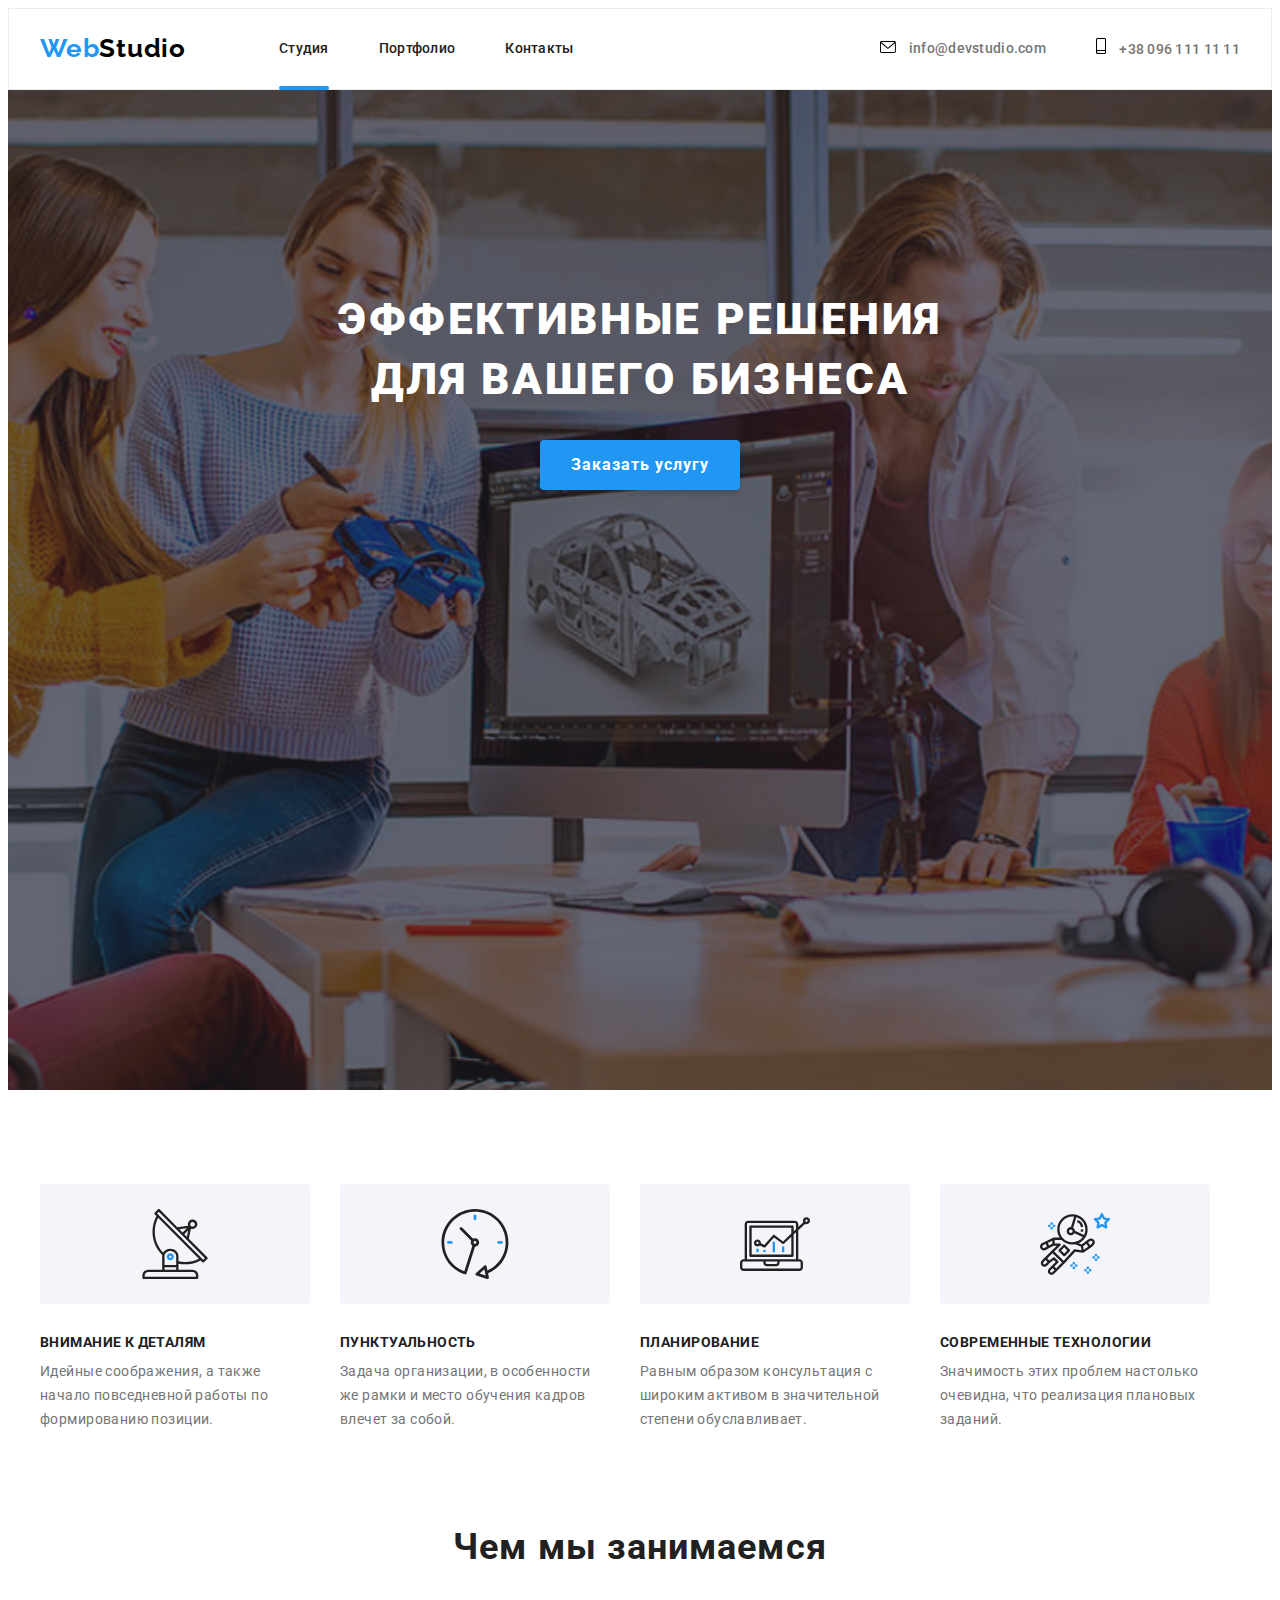
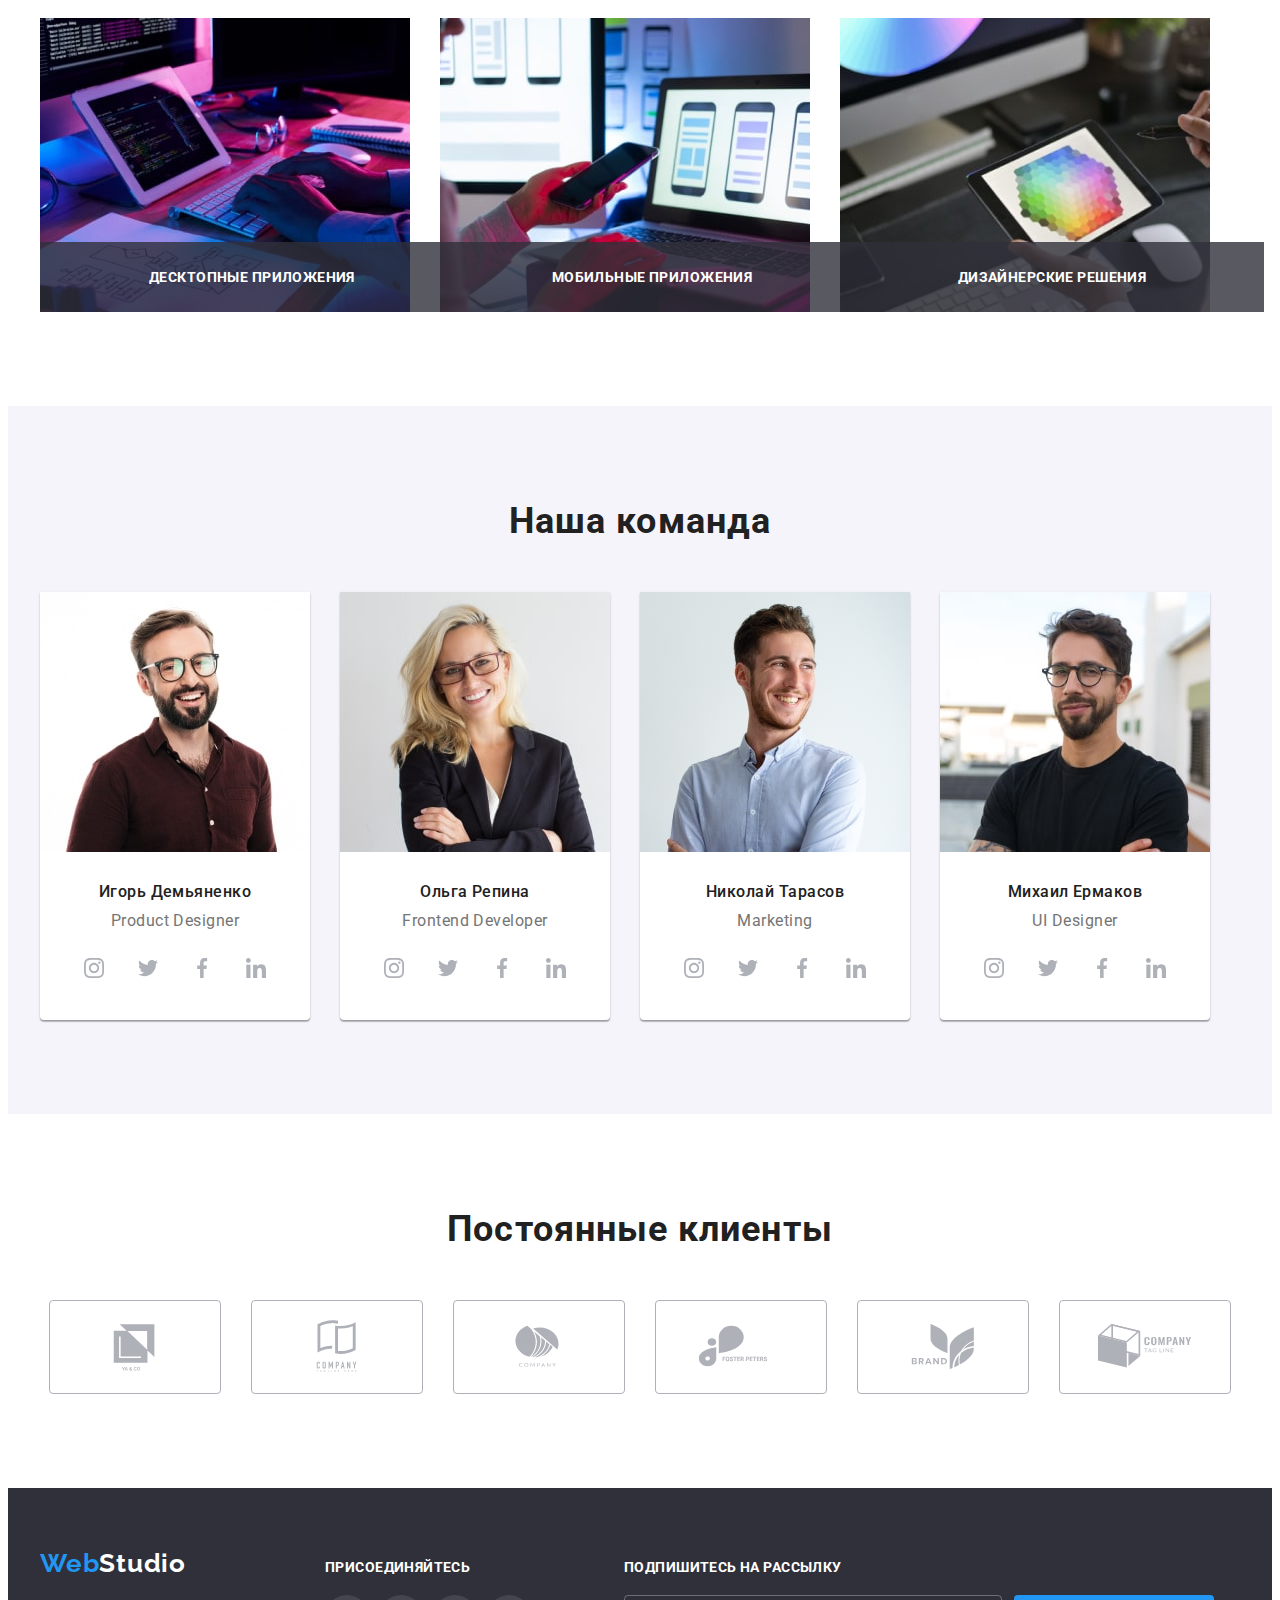
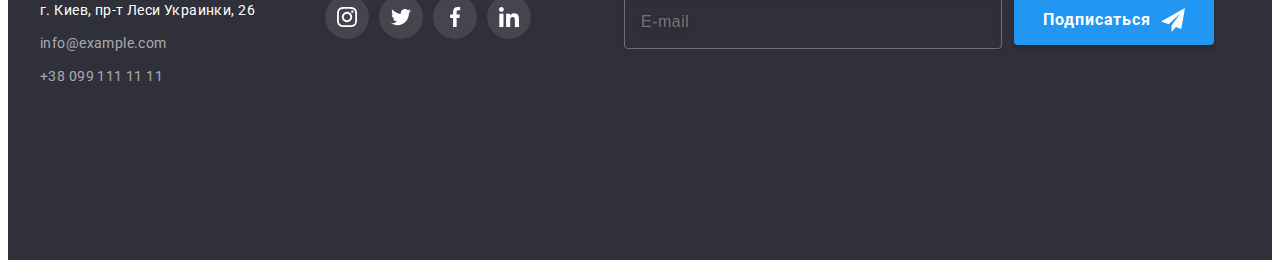
<file: index.html>
<!DOCTYPE html>
<html lang="ru">

<head>
    <meta charset="UTF-8">
    <meta http-equiv="X-UA-Compatible" content="IE=edge">
    <meta name="viewport" content="width=device-width, initial-scale=1.0">
    <title>WebStudio</title>
    <link rel="preconnect" href="https://fonts.googleapis.com">
    <link rel="preconnect" href="https://fonts.gstatic.com" crossorigin>
    <link href="https://fonts.googleapis.com/css2?family=Raleway:wght@700&family=Roboto:wght@400;500;700;900&display=swap"
        rel="stylesheet">
        <link rel="stylesheet" href="https://cdnjs.cloudflare.com/ajax/libs/modern-normalize/1.1.0/modern-normalize.min.css"
            integrity="sha512-wpPYUAdjBVSE4KJnH1VR1HeZfpl1ub8YT/NKx4PuQ5NmX2tKuGu6U/JRp5y+Y8XG2tV+wKQpNHVUX03MfMFn9Q=="
            crossorigin="anonymous" referrerpolicy="no-referrer" />
        <link rel="stylesheet" href="./css/styles.css">
</head>

<body>
    <!-- Шапка/HEADER ------------------------------------------->
    <header class="header">
        <div class="container header-container">
            <nav class="navigation">
                <div class="logo">
                    <a class="logo-part-1" href="">Web</a><a class="logo-part-2" href="">Studio</a>
                </div>
                <ul class="header-list">
                    <li class="header-item"><a href="./index.html" class="current header-link">Студия</a></li>
                    <li class="header-item"><a href="./portfolio.html" class="header-link">Портфолио</a></li>
                    <li class="header-item"><a href="" class="header-link">Контакты</a></li>
                </ul>
            </nav>
            <ul class="header-contacts">
                <li class="header-contacts-mail">
                    <a class="header-mail" href="mailto:info@devstudio.com">
                        <svg class="header-icon" width="16" height="12">
                            <use href="./images/header-icons.svg#icon-envelope"></use>
                        </svg>
                        info@devstudio.com
                    </a>
                </li>


                <li class="header-contacts-tel">
                    <a class="header-tel" href="tel:+380961111111">
                        <svg class="header-icon" width="10" height="16">
                            <use href="./images/header-icons.svg#icon-smartphone"></use>
                        </svg>
                        +38 096 111 11 11
                    </a>
                </li>
            </ul>
        </div>
    </header>
    <main>
        <!-- Первая страничка/HERO ------------------------------>
        <section class="hero">
            <div class="container hero-container">
                <h1 class="hero-title">Эффективные решения <br> для вашего бизнеса</h1>
                <div class="hero-button">
                <button type="button" class="hero-btn" data-modal-open>Заказать услугу</button>
                </div>
            </div>
        </section>
        <!-- Преимущества/BENEFITS ------------------------------>
        <section class="benefits">
            <div class="container">
                <ul class="benefits-list">
                    <li class="benefits-item">
                        <div class="icon-background">
                            <svg class="benefits-icon" width="70" height="70">
                                <use href="./images/benefits-icons.svg#icon-antenna-1"></use>
                            </svg>
                        </div>
                        <h3 class="benefits-item-title">Внимание к деталям</h3>
                        <p class="benefits-item-text"> Идейные соображения, а также начало повседневной работы
                            по формированию позиции.
                        </p>
                    </li>
                    <li class="benefits-item">
                        <div class="icon-background">
                            <svg class="benefits-icon" width="70" height="70">
                                <use href="./images/benefits-icons.svg#icon-clock-1"></use>
                            </svg>
                        </div>
                        <h3 class="benefits-item-title">Пунктуальность</h3>
                        <p class="benefits-item-text">
                            Задача организации, в особенности же рамки и место
                            обучения кадров влечет за собой.
                        </p>
                    </li>
                    <li class="benefits-item">
                        <div class="icon-background">
                            <svg class="benefits-icon" width="70" height="70">
                                <use href="./images/benefits-icons.svg#icon-diagram-1"></use>
                            </svg>
                        </div>
                        <h3 class="benefits-item-title">Планирование</h3>
                        <p class="benefits-item-text">
                            Равным образом консультация с широким активом
                            в значительной степени обуславливает.
                        </p>
                    </li>
                    <li class="benefits-item">
                        <div class="icon-background">
                            <svg class="benefits-icon" width="70" height="70">
                                <use href="./images/benefits-icons.svg#icon-astronaut-1"></use>
                            </svg>
                        </div>
                        <h3 class="benefits-item-title">Современные технологии</h3>
                        <p class="benefits-item-text">
                            Значимость этих проблем настолько очевидна,
                            что реализация плановых заданий.
                        </p>
                    </li>
                </ul>
            </div>
        </section>
        <!-- Что мы делаем/WHAT WE DO ------------------------------>
        <section class="what-we-do">
            <div class="container">
                <h2 class="what-we-do-title">Чем мы занимаемся</h2>
                <ul class="what-we-do-list">
                    <li class="what-we-do-item">
                            <img 
                            src="./images/dev-work-1.jpg" 
                            alt="Разработчик пишет код" 
                            width="370" 
                            height="294"
                            class="what-we-do-img">
                            <p class="what-we-do-top-text">Десктопные приложения</p>    
                    </li>
                    <li class="what-we-do-item">
                        <img 
                        src="./images/dev-work-2.jpg" 
                        alt="Разработчик теститрует приложение" 
                        width="370" 
                        height="294"
                        class="what-we-do-img">
                        <p class="what-we-do-top-text">Мобильные приложения</p>
                    </li>
                    <li class="what-we-do-item">
                        <img 
                        src="./images/dev-work-3.jpg" 
                        alt="Работа с цветом и дизайном" 
                        width="370" 
                        height="294"
                        class="what-we-do-img">
                        <p class="what-we-do-top-text">Дизайнерские решения</p>
                    </li>
                </ul>
            </div>
        </section>
        <!-- Команда/TEAM ------------------------------>
        <section class="team">
            <div class="container">
                <h2 class="team-title">Наша команда</h2>
                <ul class="team-list">
                    <li class="team-item">
                        <img src="./images/product-designer.jpg" 
                        alt="Продакт дизайнер" 
                        width="270" 
                        height="260"
                        class="team-img">
                        <div class="team-text-container">
                            <p class="team-text">Игорь Демьяненко</p>
                            <p lang="en" class="team-position-text">Product Designer</p>
                            <ul class="team-social-list list">
                                <li class="team-social-item">
                                    <a href="" class="team-social-link">
                                        <svg class="team-social-icon" width="20" height="20">
                                            <use href="./images/icons.svg#icon-instagram-2-2"></use>
                                        </svg>
                                    </a>
                                </li>
                                <li class="team-social-item">
                                    <a href="" class="team-social-link">
                                        <svg class="team-social-icon" width="20" height="20">
                                            <use href="./images/icons.svg#icon-twitter-1"></use>
                                        </svg>
                                    </a>
                                </li>
                                <li class="team-social-item">
                                    <a href="" class="team-social-link">
                                        <svg class="team-social-icon" width="20" height="20">
                                            <use href="./images/icons.svg#icon-facebook-1-1"></use>
                                        </svg>
                                    </a>
                                </li>
                                <li class="team-social-item">
                                    <a href="" class="team-social-link">
                                        <svg class="team-social-icon" width="20" height="20">
                                            <use href="./images/icons.svg#icon-linkedin-1-1"></use>
                                        </svg>
                                    </a>
                                </li>
                            </ul>
                        </div>
                    </li>
                    <li class="team-item">
                        <img src="./images/frontend-developer.jpg" 
                        alt="Фронтэнд разработчик" 
                        width="270" 
                        height="260"
                        class="team-img">
                        <div class="team-text-container">
                            <p class="team-text">Ольга Репина</p>
                            <p lang="en" class="team-position-text">Frontend Developer</p>
                            <ul class="team-social-list list">
                                <li class="team-social-item">
                                    <a href="" class="team-social-link">
                                        <svg class="team-social-icon" width="20" height="20">
                                            <use href="./images/icons.svg#icon-instagram-2-2"></use>
                                        </svg>
                                    </a>
                                </li>
                                <li class="team-social-item">
                                    <a href="" class="team-social-link">
                                        <svg class="team-social-icon" width="20" height="20">
                                            <use href="./images/icons.svg#icon-twitter-1"></use>
                                        </svg>
                                    </a>
                                </li>
                                <li class="team-social-item">
                                    <a href="" class="team-social-link">
                                        <svg class="team-social-icon" width="20" height="20">
                                            <use href="./images/icons.svg#icon-facebook-1-1"></use>
                                        </svg>
                                    </a>
                                </li>
                                <li class="team-social-item">
                                    <a href="" class="team-social-link">
                                        <svg class="team-social-icon" width="20" height="20">
                                            <use href="./images/icons.svg#icon-linkedin-1-1"></use>
                                        </svg>
                                    </a>
                                </li>
                            </ul>
                        </div>


                    </li>
                    <li class="team-item">
                        <img src="./images/marketing.jpg" 
                        alt="Маркетолог" 
                        width="270" 
                        height="260"
                        class="team-img">
                        <div class="team-text-container">
                            <p class="team-text">Николай Тарасов</p>
                            <p lang="en" class="team-position-text">Marketing</p>
                            <ul class="team-social-list list">
                                <li class="team-social-item">
                                    <a href="" class="team-social-link">
                                        <svg class="team-social-icon" width="20" height="20">
                                            <use href="./images/icons.svg#icon-instagram-2-2"></use>
                                        </svg>
                                    </a>
                                </li>
                                <li class="team-social-item">
                                    <a href="" class="team-social-link">
                                        <svg class="team-social-icon" width="20" height="20">
                                            <use href="./images/icons.svg#icon-twitter-1"></use>
                                        </svg>
                                    </a>
                                </li>
                                <li class="team-social-item">
                                    <a href="" class="team-social-link">
                                        <svg class="team-social-icon" width="20" height="20">
                                            <use href="./images/icons.svg#icon-facebook-1-1"></use>
                                        </svg>
                                    </a>
                                </li>
                                <li class="team-social-item">
                                    <a href="" class="team-social-link">
                                        <svg class="team-social-icon" width="20" height="20">
                                            <use href="./images/icons.svg#icon-linkedin-1-1"></use>
                                        </svg>
                                    </a>
                                </li>
                            </ul>
                        </div>

                    </li>
                    <li class="team-item">
                        <img src="./images/ui-designer.jpg" 
                        alt="UI Designer" 
                        width="270" 
                        height="260"
                        class="team-img">
                        <div class="team-text-container">
                            <p class="team-text">Михаил Ермаков</p>
                            <p lang="en" class="team-position-text">UI Designer</p>
                            <ul class="team-social-list list">
                                <li class="team-social-item">
                                    <a href="" class="team-social-link">
                                        <svg class="team-social-icon" width="20" height="20">
                                            <use href="./images/icons.svg#icon-instagram-2-2"></use>
                                        </svg>
                                    </a>
                                </li>
                                <li class="team-social-item">
                                    <a href="" class="team-social-link">
                                        <svg class="team-social-icon" width="20" height="20">
                                            <use href="./images/icons.svg#icon-twitter-1"></use>
                                        </svg>
                                    </a>
                                </li>
                                <li class="team-social-item">
                                    <a href="" class="team-social-link">
                                        <svg class="team-social-icon" width="20" height="20">
                                            <use href="./images/icons.svg#icon-facebook-1-1"></use>
                                        </svg>
                                    </a>
                                </li>
                                <li class="team-social-item">
                                    <a href="" class="team-social-link">
                                        <svg class="team-social-icon" width="20" height="20">
                                            <use href="./images/icons.svg#icon-linkedin-1-1"></use>
                                        </svg>
                                    </a>
                                </li>
                            </ul>
                        </div>
                    </li>
                </ul>
            </div>
        </section>
        <!-- Клиенты/CLIENTS ------------------------------>
        <section class="clients">
            <div class="container">
                <h2 class="clients-title">Постоянные клиенты</h2>
                <ul class="clients-list">
                    <li class="clients-item">
                        <a href="" class="clients-item-link">
                            <svg class="clients-logo" width="106" height="60">
                                <use href="./images/client-icons.svg#icon-Logo"></use>
                            </svg>
                        </a>
                    </li>
                    <li class="clients-item">
                        <a href="" class="clients-item-link">
                            <svg class="clients-logo" width="106" height="60">
                                <use href="./images/client-icons.svg#icon-Logo-1"></use>
                            </svg>
                        </a>
                    </li>
                    <li class="clients-item">
                        <a href="" class="clients-item-link">
                            <svg class="clients-logo" width="106" height="60">
                                <use href="./images/client-icons.svg#icon-Logo-2"></use>
                            </svg>
                        </a>
                    </li>
                    <li class="clients-item">
                        <a href="" class="clients-item-link">
                            <svg class="clients-logo" width="106" height="60">
                                <use href="./images/client-icons.svg#icon-Logo-3"></use>
                            </svg>
                        </a>
                    </li>
                    <li class="clients-item"><a href="" class="clients-item-link">
                        <svg class="clients-logo" width="106" height="60">
                            <use href="./images/client-icons.svg#icon-Logo-4"></use>
                        </svg>
                    </a></li>
                    <li class="clients-item"><a href="" class="clients-item-link">
                        <svg class="clients-logo" width="106" height="60">
                            <use href="./images/client-icons.svg#icon-Logo-5"></use>
                        </svg>
                    </a></li>
                </ul>
            </div>
        </section>

    </main>
    <!-- Футер/FOOTER ------------------------------>
    <footer class="footer">
        <div class="container footer-container">
            <div class="footer-part-1">
                <div class="footer-logo">
                    <a class="logo-part-1" href="">Web</a><a class="logo-part-3" href="">Studio</a>
                </div>
                <address class="adress">
                    <ul class="footer-list">
                        <li class="footer-item">
                            <a href="https://goo.gl/maps/hSURDnSNpB8HD9zd6" target="_blank"
                                rel="noopener noreferrer nofollow" class="footer-adress">г. Киев, пр-т Леси Украинки, 26</a>
                        </li>
                        <li class="footer-item">
                            <a href="mailto:info@example.com" class="footer-mail">info@example.com</a>
                        </li>
                        <li class="footer-item">
                            <a href="tel:+380991111111" class="footer-tel">+38 099 111 11 11</a>
                        </li>
                    </ul>
                </address>
            </div>
            <div class="footer-part-2">
                <p class="footer-text">присоединяйтесь</p>
                <ul class="footer-social-list list">
                    <li class="footer-social-item">
                        <a href="" class="footer-social-link">
                            <svg class="footer-social-icon" width="20" height="20">
                                <use href="./images/icons.svg#icon-instagram-2-2"></use>
                            </svg>
                        </a>
                    </li>
                    <li class="footer-social-item">
                        <a href="" class="footer-social-link">
                            <svg class="footer-social-icon" width="20" height="20">
                                <use href="./images/icons.svg#icon-twitter-1"></use>
                            </svg>
                        </a>
                    </li>
                    <li class="footer-social-item">
                        <a href="" class="footer-social-link">
                            <svg class="footer-social-icon" width="20" height="20">
                                <use href="./images/icons.svg#icon-facebook-1-1"></use>
                            </svg>
                        </a>
                    </li>
                    <li class="footer-social-item">
                        <a href="" class="footer-social-link">
                            <svg class="footer-social-icon" width="20" height="20">
                                <use href="./images/icons.svg#icon-linkedin-1-1"></use>
                            </svg>
                        </a>
                    </li>
                </ul>
            </div>
            <div class="footer-email-section">
                <p class="footer-text">подпишитесь на рассылку</p>
                <div class="footer-form-btn-section">
                    <form class="footer-form">
                        <div class="footer-form-field">
                            <input 
                            type="email"
                            name="footer-email"
                            class="footer-input"
                            placeholder="E-mail"
                            >
                        </div>
                    </form>
                    <div class="footer-button">
                        <button type="submit" class="footer-btn">Подписаться
                            <svg class="footer-subscribe-icon" width="24" height="24">
                                <use href="./images/icons.svg#icon-subscribe-icon"></use>
                            </svg>
                        </button>
                    </div>
                </div>
            </div>
        </div>
    </footer>

    <!-- BACKDROP ------------------------------------->
    <div class="backdrop is-hidden" data-modal>
        <div class="modal">
            <button type="button" class="modal-close-btn" data-modal-close>
                <svg class="modal-close-icon" width="18" height="18">
                    <use href="./images/close-icon.svg#icon-close-black-18dp-2-1"></use>
                </svg>
            </button>
            <div class="modal-wrap">
            <p class="modal-title">Оставьте свои данные, мы вам перезвоним</p>
            <form class="modal-form">
                <div class="form-field">
                    <label for="user-name" class="modal-label">Имя</label>
                    <div class="modal-input-wrap">
                        <input 
                        type="text" 
                        name="user-name" 
                        class="modal-input" 
                        placeholder="" 
                        required 
                        id="user-name"
                        >
                        <svg class="modal-form-icon" width="18" height="18">
                            <use href="./images/modal-name-icon.svg#icon-person-black-18dp-1"></use>
                        </svg>
                    </div>
                </div>
                <div class="form-field">
                    <label for="user-tel" class="modal-label">Телефон</label>
                    <div class="modal-input-wrap">
                        <input 
                        type="tel" 
                        name="user-tel" 
                        class="modal-input" 
                        placeholder="" 
                        required 
                        id="user-tel"
                        >
                        <svg class="modal-form-icon" width="18" height="18">
                            <use href="./images/modal-name-icon.svg#icon-phone-black-18dp-1"></use>
                        </svg>
                    </div>
                </div>
                <div class="form-field">
                    <label for="user-email" class="modal-label">Почта</label>
                    <div class="modal-input-wrap">
                        <input 
                        type="email" 
                        name="user-email" 
                        class="modal-input" 
                        placeholder="" 
                        required 
                        id="user-email"
                        >
                        <svg class="modal-form-icon" width="18" height="18">
                            <use href="./images/modal-name-icon.svg#icon-email-black-18dp-1"></use>
                        </svg>
                    </div>
                </div>
                <div class="form-field">
                    <label for="user-text" class="modal-label">Комментарий</label>
                    <textarea 
                    name="user-text" 
                    id="user-text" 
                    class="modal-text" 
                    placeholder="Введите текст"
                    ></textarea>
                </div>
                <div class="form-field">
                    <div class="check-field">
                    <input 
                    type="checkbox" 
                    class="modal-check visually-hidden" 
                    id="modal-check" 
                    name="modal-check"
                    >
                    <label for="modal-check" class="modal-check-text"><span>
                            <svg class="modal-check-icon" width="16" height="15">
                                <use href="./images/modal-name-icon.svg#icon-check"></use>
                            </svg>
                        </span> Соглашаюсь с рассылкой и принимаю <a href="" class="policy">Условия договора</a></label>
                        </div>
                </div>
            </form>
            
            <div class="modal-button">
                <button type="submit" class="modal-btn">Отправить</button>
            </div>
            </div>
        </div>
    </div>
    <script src="./js/modal.js"></script>
</body>

</html>
</file>
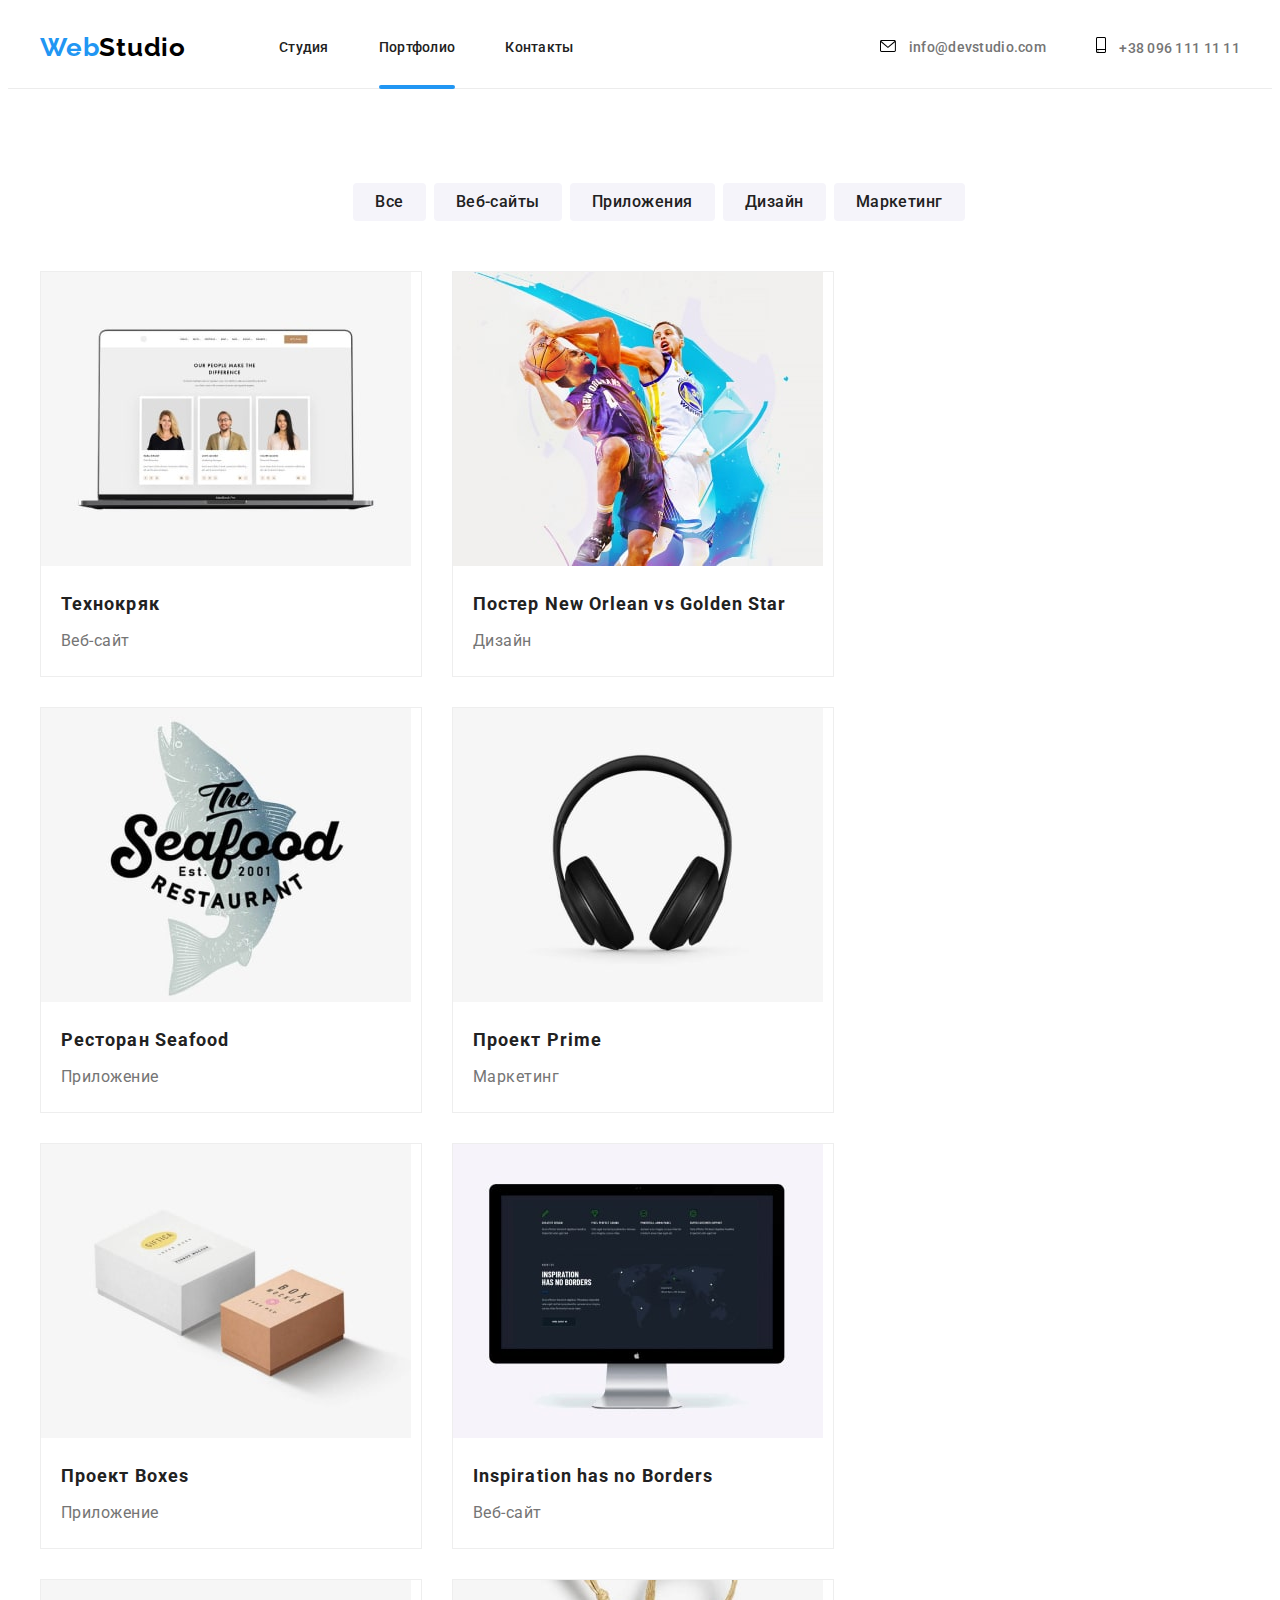
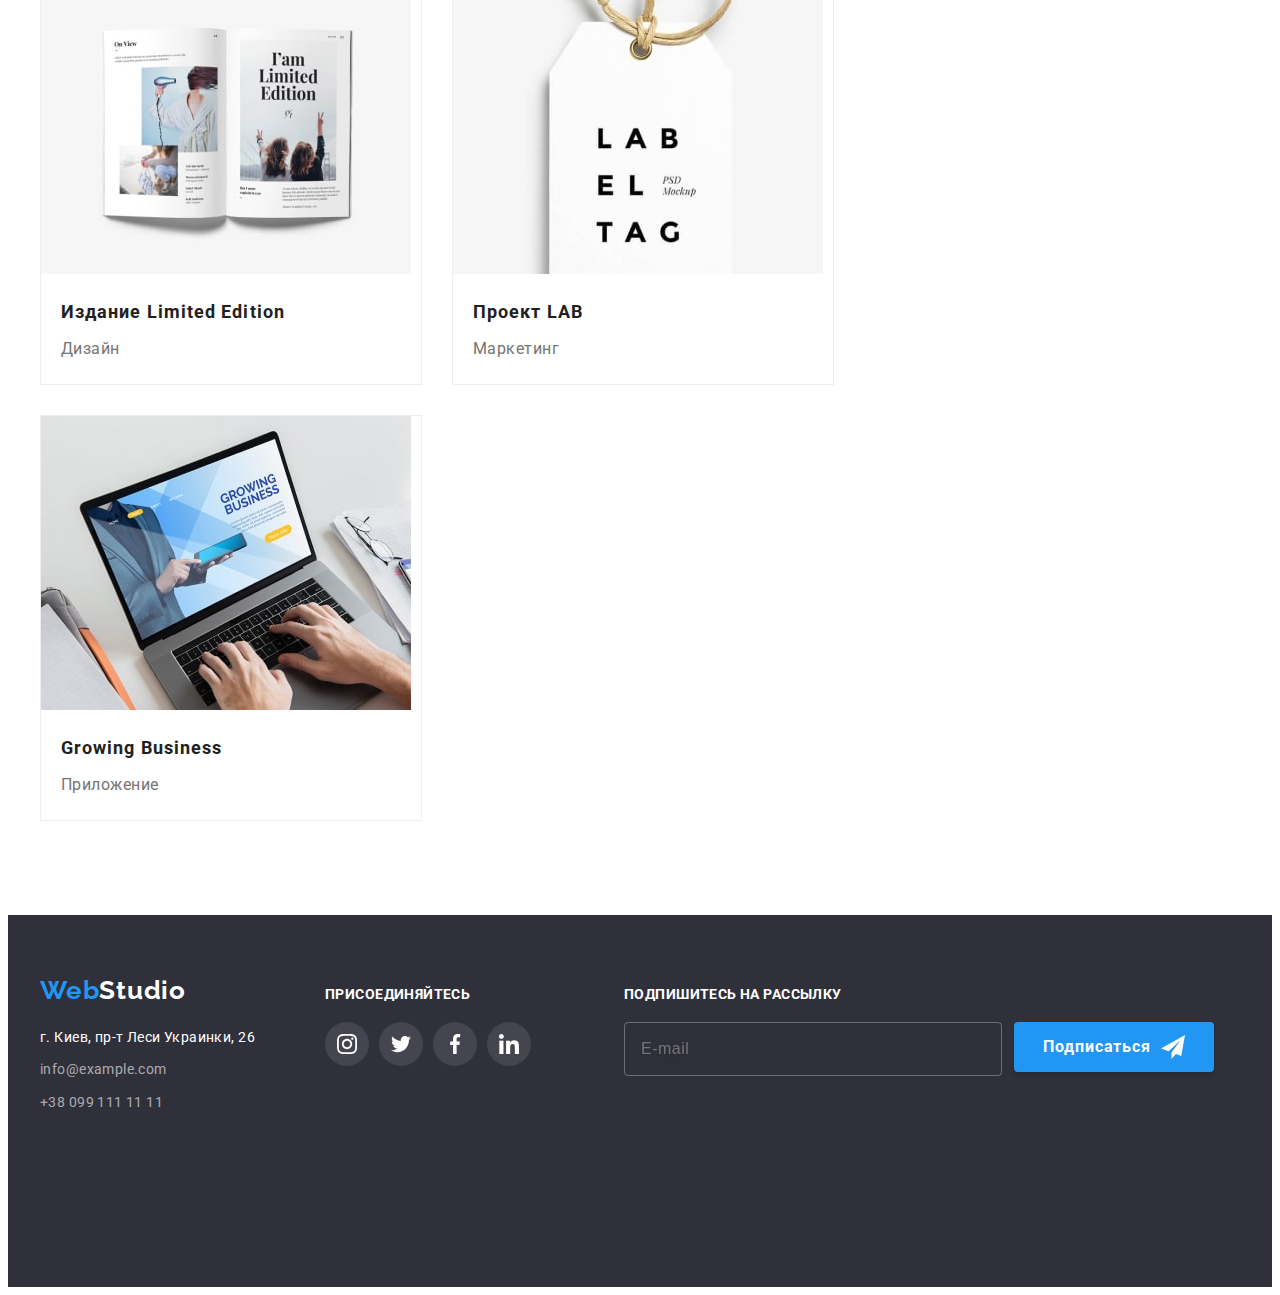
<file: portfolio.html>
<!DOCTYPE html>
<html lang="ru">

    <head>
        <meta charset="UTF-8">
        <meta http-equiv="X-UA-Compatible" content="IE=edge">
        <meta name="viewport" content="width=device-width, initial-scale=1.0">
        <title>Portfolio</title>
        <link rel="preconnect" href="https://fonts.googleapis.com">
        <link rel="preconnect" href="https://fonts.gstatic.com" crossorigin>
        <link
            href="https://fonts.googleapis.com/css2?family=Raleway:wght@700&family=Roboto:wght@400;500;700;900&display=swap"
            rel="stylesheet">
            <link rel="stylesheet" href="https://cdnjs.cloudflare.com/ajax/libs/modern-normalize/1.1.0/modern-normalize.min.css"
                integrity="sha512-wpPYUAdjBVSE4KJnH1VR1HeZfpl1ub8YT/NKx4PuQ5NmX2tKuGu6U/JRp5y+Y8XG2tV+wKQpNHVUX03MfMFn9Q=="
                crossorigin="anonymous" referrerpolicy="no-referrer" />
        <link rel="stylesheet" href="./css/portfolio.css">
    </head>

    <body>
            <!-- Шапка/HEADER ------------------------------------------->
            <header class="header">
                <div class="container header-container">
                    <nav class="navigation">
                        <div class="logo">
                            <a class="logo-part-1" href="">Web</a><a class="logo-part-2" href="">Studio</a>
                        </div>
                        <ul class="header-list">
                            <li class="header-item"><a href="./index.html" class="header-link">Студия</a></li>
                            <li class="header-item"><a href="./portfolio.html" class="current header-link">Портфолио</a></li>
                            <li class="header-item"><a href="" class="header-link">Контакты</a></li>
                        </ul>
                    </nav>
                    <ul class="header-contacts">
                        <li class="header-contacts-mail">
                            <a class="header-mail" href="mailto:info@devstudio.com">
                                <svg class="header-icon" width="16" height="12">
                                    <use href="./images/header-icons.svg#icon-envelope"></use>
                                </svg>
                                info@devstudio.com
                            </a>
                        </li>
                    
                    
                        <li class="header-contacts-tel">
                            <a class="header-tel" href="tel:+380961111111">
                                <svg class="header-icon" width="10" height="16">
                                    <use href="./images/header-icons.svg#icon-smartphone"></use>
                                </svg>
                                +38 096 111 11 11
                            </a>
                        </li>
                    </ul>
                </div>
            </header>

        <main>
            <!-- Фильтры/FILTERS ------------------------------------------->
            <section class="filters">
                <div class="container">
                    <div class="filters-button-container container">
                        <ul class="filters-list">
                            <li class="filters-item">
                                <button type="button" class="filters-button">Все</button>
                            </li>
                            <li class="filters-item">
                                <button type="button" class="filters-button">Веб-сайты</button>
                            </li>
                            <li class="filters-item">
                                <button type="button" class="filters-button">Приложения</button>
                            </li>
                            <li class="filters-item">
                                <button type="button" class="filters-button">Дизайн</button>
                            </li>
                            <li class="filters-item">
                                <button type="button" class="filters-button">Маркетинг</button>
                            </li>
                        </ul>
                    </div>
                
                 <!-- Продукты/PRODUCTS ------------------------------------------->
                
                    <ul class="products-list">
                        <li class="products-item">
                            
                                <a href="" class="product-link">
                                    <div class="products-wrap">
                                        <img src="./portfolio-images/laptop-1.jpg" 
                                        alt="Лаптоп" 
                                        class="products-img"
                                        width="370"
                                        >   
                                        <p class="product-text">Технокряк это современная площадка распространения коронавируса.
                                            Компании используют эту платформу для цифрового
                                            шпионажа и атак на защищённые сервера конкурентов.</p>
                                    </div>
                                        <div class="product-text-container">
                                            <h3 class="product-name">Технокряк</h3>
                                            <p class="product">Веб-сайт</p>
                                        </div>   
                                </a>
                        </li>
                        <li class="products-item">
                            <a href="" class="product-link">
                                <div class="products-wrap">
                                        <img src="./portfolio-images/basketball.jpg" 
                                        alt="Баскетболисты" 
                                        class="products-img"
                                        width="370"
                                        >
                                        <p class="product-text">Технокряк это современная площадка распространения коронавируса.
                                            Компании используют эту платформу для цифрового
                                            шпионажа и атак на защищённые сервера конкурентов.</p>
                                </div>
                                <div class="product-text-container">
                                    <h3 class="product-name">Постер New Orlean vs Golden Star</h3>
                                    <p class="product">Дизайн</p>
                                </div>
                            </a>
                        </li>
                        <li class="products-item">
                            <a href="" class="product-link">
                                <div class="products-wrap">
                                    <img src="./portfolio-images/seafood.jpg" 
                                    alt="Морская еда" 
                                    class="products-img"
                                    width="370"
                                    >
                                    <p class="product-text">Технокряк это современная площадка распространения коронавируса.
                                        Компании используют эту платформу для цифрового
                                        шпионажа и атак на защищённые сервера конкурентов.</p>
                                </div>
                                <div class="product-text-container">
                                    <h3 class="product-name">Ресторан Seafood</h3>
                                    <p class="product">Приложение</p>
                                </div>
                            </a>
                        </li>
                        <li class="products-item">
                            <a href="" class="product-link">
                                <div class="products-wrap">
                                    <img src="./portfolio-images/headphones.jpg" 
                                    alt="Наушники" 
                                    class="products-img"
                                    width="370"
                                    >
                                    <p class="product-text">Технокряк это современная площадка распространения коронавируса.
                                        Компании используют эту платформу для цифрового
                                        шпионажа и атак на защищённые сервера конкурентов.</p>
                                </div>
                                <div class="product-text-container">
                                    <h3 class="product-name">Проект Prime</h3>
                                    <p class="product">Маркетинг</p>
                                </div>
                            </a>
                        </li>
                        <li class="products-item">
                            <a href="" class="product-link">
                                <div class="products-wrap">
                                    <img src="./portfolio-images/box.jpg" 
                                    alt="Коробки" 
                                    class="products-img"  
                                    width="370"
                                    >
                                    <p class="product-text">Технокряк это современная площадка распространения коронавируса.
                                        Компании используют эту платформу для цифрового
                                        шпионажа и атак на защищённые сервера конкурентов.</p>
                                </div>
                                <div class="product-text-container">
                                    <h3 class="product-name">Проект Boxes</h3>
                                    <p class="product">Приложение</p>
                                </div>
                            </a>
                        </li>
                        <li class="products-item">
                            <a href="" class="product-link">
                                <div class="products-wrap">
                                    <img src="./portfolio-images/screen.jpg" 
                                    alt="Экран" 
                                    class="products-img"
                                    width="370"
                                    >
                                    <p class="product-text">Технокряк это современная площадка распространения коронавируса.
                                        Компании используют эту платформу для цифрового
                                        шпионажа и атак на защищённые сервера конкурентов.</p>
                                </div>
                                <div class="product-text-container">
                                    <h3 class="product-name">Inspiration has no Borders</h3>
                                    <p class="product">Веб-сайт</p>
                                </div>
                            </a>
                        </li>
                        <li class="products-item">
                            <a href="" class="product-link">
                                <div class="products-wrap">
                                    <img src="./portfolio-images/book.jpg" 
                                    alt="Книга" 
                                    class="products-img"
                                    width="370"
                                    >
                                    <p class="product-text">Технокряк это современная площадка распространения коронавируса.
                                        Компании используют эту платформу для цифрового
                                        шпионажа и атак на защищённые сервера конкурентов.</p>
                                </div>
                                <div class="product-text-container">
                                    <h3 class="product-name">Издание Limited Edition</h3>
                                    <p class="product">Дизайн</p>
                                </div>
                            </a>
                        </li>
                        <li class="products-item">
                            <a href="" class="product-link">
                                <div class="products-wrap">
                                    <img src="./portfolio-images/branding.jpg" 
                                    alt="Брендирование" 
                                    class="products-img"
                                    width="370"
                                    >
                                    <p class="product-text">Технокряк это современная площадка распространения коронавируса.
                                        Компании используют эту платформу для цифрового
                                        шпионажа и атак на защищённые сервера конкурентов.</p>
                                </div>
                                <div class="product-text-container">
                                    <h3 class="product-name">Проект LAB</h3>
                                    <p class="product">Маркетинг</p>
                                </div>
                            </a>
                        </li>
                        <li class="products-item">
                            <a href="" class="product-link">
                                <div class="products-wrap">
                                    <img src="./portfolio-images/laptop-2.jpg" 
                                    alt="Лаптоп-2" 
                                    class="products-img"
                                    width="370"
                                    >
                                    <p class="product-text">Технокряк это современная площадка распространения коронавируса.
                                        Компании используют эту платформу для цифрового
                                        шпионажа и атак на защищённые сервера конкурентов.</p>
                                </div>
                                <div class="product-text-container">
                                    <h3 class="product-name">Growing Business</h3>
                                    <p class="product">Приложение</p>
                                </div>
                            </a>
                        </li>
                    </ul>
                </div>
            </section>

        </main>
                <!-- Футер/FOOTER ------------------------------>
                <footer class="footer">
                    <div class="container footer-container">
                        <div class="footer-part-1">
                            <div class="footer-logo">
                                <a class="logo-part-1" href="">Web</a><a class="logo-part-3" href="">Studio</a>
                            </div>
                            <address class="adress">
                                <ul class="footer-list">
                                    <li class="footer-item">
                                        <a href="https://goo.gl/maps/hSURDnSNpB8HD9zd6" target="_blank" rel="noopener noreferrer nofollow"
                                            class="footer-adress">г. Киев, пр-т Леси Украинки, 26</a>
                                    </li>
                                    <li class="footer-item">
                                        <a href="mailto:info@example.com" class="footer-mail">info@example.com</a>
                                    </li>
                                    <li class="footer-item">
                                        <a href="tel:+380991111111" class="footer-tel">+38 099 111 11 11</a>
                                    </li>
                                </ul>
                            </address>
                        </div>
                        <div class="footer-part-2">
                            <p class="footer-text">присоединяйтесь</p>
                            <ul class="footer-social-list list">
                                <li class="footer-social-item">
                                    <a href="" class="footer-social-link">
                                        <svg class="footer-social-icon" width="20" height="20">
                                            <use href="./images/icons.svg#icon-instagram-2-2"></use>
                                        </svg>
                                    </a>
                                </li>
                                <li class="footer-social-item">
                                    <a href="" class="footer-social-link">
                                        <svg class="footer-social-icon" width="20" height="20">
                                            <use href="./images/icons.svg#icon-twitter-1"></use>
                                        </svg>
                                    </a>
                                </li>
                                <li class="footer-social-item">
                                    <a href="" class="footer-social-link">
                                        <svg class="footer-social-icon" width="20" height="20">
                                            <use href="./images/icons.svg#icon-facebook-1-1"></use>
                                        </svg>
                                    </a>
                                </li>
                                <li class="footer-social-item">
                                    <a href="" class="footer-social-link">
                                        <svg class="footer-social-icon" width="20" height="20">
                                            <use href="./images/icons.svg#icon-linkedin-1-1"></use>
                                        </svg>
                                    </a>
                                </li>
                            </ul>
                        </div>
                        <div class="footer-email-section">
                            <p class="footer-text">подпишитесь на рассылку</p>
                            <div class="footer-form-btn-section">
                                <form class="footer-form">
                                    <div class="footer-form-field">
                                        <input type="email" name="footer-email" class="footer-input" placeholder="E-mail">
                                    </div>
                                </form>
                                <div class="footer-button">
                                    <button type="submit" class="footer-btn">Подписаться
                                        <svg class="footer-subscribe-icon" width="24" height="24">
                                            <use href="./images/icons.svg#icon-subscribe-icon"></use>
                                        </svg>
                                    </button>
                                </div>
                            </div>
                        </div>
                    </div>
                </footer>          
    </body>

</html>
</file>
<file: css/styles.css>
body {
  font-family: "Roboto", sans-serif;
  color: white;
}

a {
  text-decoration: none;
}

li {
  list-style: none;
}

p,
h1,
h2,
h3,
h4,
h5,
h6 {
  margin: 0;
}

img {
  display: block;
}

ul {
  margin: 0;
  padding: 0;
}

.container {
  width: 1200px;
  padding-left: 15px;
  padding-right: 15px;
  margin: 0 auto;
  /* outline: 2px solid red; */
}

:root {
  --accent-color: #2196f3;
  --header-grey: #757575;
  --project-black: #212121;
}

.visually-hidden {
  position: absolute;
  white-space: nowrap;
  width: 1px;
  height: 1px;
  overflow: hidden;
  border: 0;
  padding: 0;
  clip: rect(0 0 0 0);
  clip-path: inset(50%);
  margin: -1px;
}

/* <!-- Шапка/HEADER -------------------------------------------> */

.header {
  font-weight: 600;
  font-size: 12px;
  line-height: 1.33;
  letter-spacing: 0.1em;
  padding-top: 24px;
  padding-bottom: 25px;
  border: 1px solid #ececec;
  /* position: fixed;
  width: 100%; */
  /* padding-left: 215px; */
}

.header-container {
  display: flex;
  align-items: center;
}

.navigation {
  display: flex;
  align-items: center;
}

.logo {
  margin-right: 93px;
}

.logo-part-1 {
  font-family: "Raleway", sans-serif;
  font-weight: bold;
  font-size: 26px;
  line-height: calc(31 / 26);
  letter-spacing: 0.03em;
  color: var(--accent-color);
}

.logo-part-2 {
  font-family: "Raleway", sans-serif;
  font-weight: bold;
  font-size: 26px;
  line-height: calc(31 / 26);
  letter-spacing: 0.03em;
  color: #000000;
}

.header-list {
  display: flex;
  align-items: center;
}

.header-item + .header-item {
  margin-left: 50px;
}

.current {
  color: var(--accent-color);
  position: relative;
}

.current::after {
  content: "";
  width: 100%;
  height: 4px;
  border-radius: 2px;
  position: absolute;
  background-color: var(--accent-color);
  left: 0;
  bottom: -34px;
}

.header-link {
  font-weight: 500;
  font-size: 14px;
  line-height: calc(16 / 14);
  letter-spacing: 0.02em;
  color: var(--project-black);
  transition: color 250ms cubic-bezier(0.4, 0, 0.2, 1);
}

.header-link:hover,
.header-link:focus {
  color: var(--accent-color);
}

.header-contacts {
  margin-left: auto;
  display: flex;
  align-items: center;
  /* transition: color 250ms linear; */
}

.header-contacts-mail {
  display: flex;
  align-items: center;
}

.header-mail {
  font-weight: 500;
  font-size: 14px;
  line-height: calc(16 / 14);
  letter-spacing: 0.02em;
  color: var(--header-grey);
  align-items: center;
  transition: color 250ms cubic-bezier(0.4, 0, 0.2, 1);
}

.header-icon {
  margin-right: 10px;
  transition: 250ms cubic-bezier(0.4, 0, 0.2, 1);
}

.header-mail:hover .header-icon {
  fill: var(--accent-color);
}

.header-mail:focus .header-icon {
  fill: var(--accent-color);
}

.header-mail:hover,
.header-mail:focus {
  color: var(--accent-color);
}

.header-contacts-tel {
  align-items: center;
}

.header-tel {
  font-weight: 500;
  font-size: 14px;
  line-height: calc(16 / 14);
  letter-spacing: 0.02em;
  color: var(--header-grey);
  margin-left: 50px;
  align-items: center;
  transition: color 250ms cubic-bezier(0.4, 0, 0.2, 1);
}

.header-tel:hover .header-icon {
  fill: var(--accent-color);
}

.header-tel:focus .header-icon {
  fill: var(--accent-color);
}

.header-tel:hover,
.header-tel:focus {
  color: var(--accent-color);
}

/* Первая страничка/HERO--------------------------------------------- */

.hero {
  background-color: #2f303a;
  background-image: linear-gradient(
      rgba(47, 48, 58, 0.4),
      rgba(47, 48, 58, 0.4)
    ),
    url(../images/hero-background.jpg);
  background-repeat: no-repeat;
  background-position: center;
  background-size: cover;
  height: 600px;
  text-align: center;
  padding-bottom: 200px;
  padding-top: 200px;
}

.hero-title {
  font-weight: 900;
  font-size: 44px;
  line-height: 1.36;
  text-align: center;
  letter-spacing: 0.06em;
  text-transform: uppercase;
  color: #ffffff;
  margin: 0 auto;
  padding-bottom: 30px;
  width: 696px;
}

.hero-button {
  display: flex;
  align-items: center;
  /* padding: 350px 0 200px; */
  padding-bottom: 200px;
}

.hero-btn {
  font-family: inherit;
  font-weight: bold;
  font-size: 16px;
  line-height: 1.87;
  text-align: center;
  letter-spacing: 0.06em;
  margin: 0 auto;
  padding: 10px 0 10px 32px 0 32px;
  color: #ffffff;
  background: #2196f3;
  box-shadow: 0px 4px 4px rgba(0, 0, 0, 0.15);
  border-radius: 4px;
  border: none;
  width: 200px;
  height: 50px;
  cursor: pointer;
}

/* Преимущества/BENEFITS--------------------------------------------- */

.benefits {
  padding-top: 94px;
  padding-bottom: 94px;
}

.benefits-list {
  display: flex;
}

.benefits-item {
  width: 270px;
}

.benefits-item + .benefits-item {
  margin-left: 30px;
}

.icon-background {
  width: 270px;
  height: 120px;
  left: 215px;
  top: 774px;
  background: #f5f4fa;
  border-radius: 4px;
  margin-bottom: 30px;
  display: flex;
  align-items: center;
  justify-content: center;
}

/* .benefits-icon {
} */

.benefits-item-title {
  font-weight: 700;
  font-size: 14px;
  line-height: calc(16 / 14);
  letter-spacing: 0.03em;
  text-transform: uppercase;
  color: var(--project-black);
  margin-bottom: 10px;
}

.benefits-item-text {
  font-size: 14px;
  line-height: 1.71;
  letter-spacing: 0.03em;
  color: var(--header-grey);
}

/* Что мы делаем/WHAT WE DO--------------------------------------------- */

.what-we-do {
  padding-bottom: 94px;
}

.what-we-do-title {
  font-weight: 700;
  font-size: 36px;
  line-height: calc(42 / 36);
  text-align: center;
  letter-spacing: 0.03em;
  color: var(--project-black);
}

.what-we-do-list {
  display: flex;
  margin-top: 50px;
}

.what-we-do-item + .what-we-do-item {
  margin-left: 30px;
}

.what-we-do-item {
  position: relative;
}

.what-we-do-top-text {
  position: absolute;
  bottom: 0;
  display: flex;
  justify-content: center;
  align-items: center;
  font-weight: 700;
  font-size: 14px;
  line-height: calc(16 / 14);
  text-align: center;
  letter-spacing: 0.03em;
  text-transform: uppercase;
  color: #ffffff;
  background: rgba(47, 48, 58, 0.8);
  padding: 27px;
  width: 100%;
}

/* Команда/TEAM--------------------------------------------- */

.team {
  background-color: #f5f4fa;
  text-align: center;
  padding-top: 94px;
  padding-bottom: 94px;
}

.team-title {
  font-weight: 700;
  font-size: 36px;
  line-height: calc(42 / 36);
  text-align: center;
  letter-spacing: 0.03em;
  color: var(--project-black);
  margin-bottom: 50px;
}

.team-list {
  display: flex;
}

.team-item {
  background: #ffffff;
  box-shadow: 0px 1px 3px rgba(0, 0, 0, 0.12), 0px 1px 1px rgba(0, 0, 0, 0.14),
    0px 2px 1px rgba(0, 0, 0, 0.2);
  border-radius: 0px 0px 4px 4px;
  width: 270px;
  height: 428px;
  left: 215px;
  top: 1635px;
}

.team-item + .team-item {
  margin-left: 30px;
}

.team-text-container {
  padding-top: 30px;
  padding-bottom: 30px;
}

.team-text {
  font-weight: 500;
  font-size: 16px;
  line-height: calc(19 / 16);
  text-align: center;
  letter-spacing: 0.03em;
  color: var(--project-black);
  padding-bottom: 10px;
}

.team-position-text {
  font-weight: normal;
  font-size: 16px;
  line-height: calc(19 / 16);
  text-align: center;
  letter-spacing: 0.03em;
  color: var(--header-grey);
  margin-bottom: 16px;
}

.team-social-list {
  display: flex;
  justify-content: center;
}

.team-social-item + .team-social-item {
  margin-left: 10px;
}

.team-social-link {
  width: 44px;
  height: 44px;
  border-radius: 50%;
  display: flex;
  align-items: center;
  justify-content: center;
  background: rgba(255, 255, 255, 0.1);
  transition: 250ms cubic-bezier(0.4, 0, 0.2, 1);
}

.team-social-icon {
  fill: #afb1b8;
  transition: 250ms cubic-bezier(0.4, 0, 0.2, 1);
}

.team-social-link:hover,
.team-social-link:focus {
  background-color: var(--accent-color);
}

.team-social-link:hover .team-social-icon {
  fill: white;
}

.team-social-link:focus .team-social-icon {
  fill: white;
}

/* Клиенты/CLIENTS--------------------------------------------- */

.clients {
  text-align: center;
  padding-top: 94px;
  padding-bottom: 94px;
}

.clients-title {
  font-weight: 700;
  font-size: 36px;
  line-height: calc(42 / 36);
  text-align: center;
  letter-spacing: 0.03em;
  color: var(--project-black);
  margin-bottom: 50px;
}

.clients-list {
  display: flex;
  align-items: center;
  justify-content: center;
}

.clients-item {
  width: 170px;
  height: 92px;
  border: 1px solid #afb1b8;
  border-radius: 4px;
}

.clients-item:hover {
  border-color: var(--accent-color);
}

.clients-item + .clients-item {
  margin-left: 30px;
}

.clients-item-link {
  width: 170px;
  height: 92px;
  display: flex;
  align-items: center;
  justify-content: center;
  fill: #afb1b8;
  transition: color 250ms cubic-bezier(0.4, 0, 0.2, 1);
}

.clients-logo {
  transition: 250ms cubic-bezier(0.4, 0, 0.2, 1);
}

.clients-item-link:hover .clients-logo {
  fill: var(--accent-color);
  border-color: #afb1b8;
}

.clients-item-link:focus .clients-logo {
  fill: var(--accent-color);
  border-color: #afb1b8;
}

/* .clients-logo {
  width: 106px;
  height: 60px;
} */

/* Футер/FOOTER--------------------------------------------- */

.footer {
  background-color: #2f303a;
  height: 252px;
  padding-top: 60px;
  padding-bottom: 60px;
}

.footer-container {
  display: flex;
  align-items: baseline;
}

.logo-part-3 {
  font-family: "Raleway", sans-serif;
  font-weight: bold;
  font-size: 26px;
  line-height: calc(31 / 26);
  letter-spacing: 0.03em;
  color: #ffffff;
}

.footer-adress {
  font-style: normal;
  font-weight: normal;
  font-size: 14px;
  line-height: 1.71;
  letter-spacing: 0.03em;
  color: #ffffff;
}

.footer-list {
  margin-top: 20px;
}

.footer-item {
  margin-bottom: 9px;
}

.footer-mail {
  font-style: normal;
  font-weight: normal;
  font-size: 14px;
  line-height: 1.71;
  letter-spacing: 0.03em;
  color: rgba(255, 255, 255, 0.6);
}

.footer-tel {
  font-style: normal;
  font-weight: normal;
  font-size: 14px;
  line-height: 1.71;
  letter-spacing: 0.03em;
  color: rgba(255, 255, 255, 0.6);
}

.footer-part-2 {
  margin-left: 70px;
}

.footer-text {
  font-weight: 700;
  font-size: 14px;
  line-height: calc(16 / 14);
  letter-spacing: 0.03em;
  text-transform: uppercase;
  color: #ffffff;
}

.footer-social-list {
  display: flex;
  margin-top: 20px;
}

.footer-social-item + .footer-social-item {
  margin-left: 10px;
}

.footer-social-link {
  width: 44px;
  height: 44px;
  border-radius: 50%;
  display: flex;
  align-items: center;
  justify-content: center;
  background-color: rgba(255, 255, 255, 0.1);
  /* transition: color 250ms cubic-bezier(0.4, 0, 0.2, 1); */
}

.footer-social-link:hover,
.footer-social-link:focus {
  background-color: var(--accent-color);
  transition: 250ms cubic-bezier(0.4, 0, 0.2, 1);
}

.footer-social-icon {
  fill: white;
  /* transition: color 250ms cubic-bezier(0.4, 0, 0.2, 1); */
}

.footer-email-section {
  margin-left: 93px;
}

.footer-form-btn-section {
  display: flex;
}

.footer-input {
  width: 358px;
  height: 50px;
  font-weight: 400;
  font-size: 16px;
  line-height: calc(20 / 16);
  display: flex;
  align-items: center;
  letter-spacing: 0.03em;
  color: rgba(255, 255, 255, 0.6);
  margin-top: 20px;
  background-color: transparent;
  border: 1px solid rgba(255, 255, 255, 0.3);
  filter: drop-shadow(0px 4px 4px rgba(0, 0, 0, 0.15));
  border-radius: 4px;
  outline: none;
  padding-left: 16px;
}

.footer-button {
  padding-top: 20px;
  margin-left: 12px;
}

.footer-btn {
  display: inline-flex;
  align-items: center;
  justify-content: center;
  font-family: inherit;
  font-weight: bold;
  font-size: 16px;
  line-height: 1.87;
  text-align: center;
  letter-spacing: 0.06em;
  margin: 0 auto;
  padding: 10px 0 10px 32px 0 32px;
  color: #ffffff;
  background: #2196f3;
  box-shadow: 0px 4px 4px rgba(0, 0, 0, 0.15);
  border-radius: 4px;
  border: none;
  width: 200px;
  height: 50px;
  cursor: pointer;
}

.footer-subscribe-icon {
  margin-left: 10px;
}

/* ----------------------BACKDROP */

.backdrop {
  width: 100vw;
  height: 100vh;
  background-color: #090b134f;
  position: fixed;
  top: 0;
  transition: opacity 500ms, visibility 500ms;
}

.modal {
  width: 528px;
  min-height: 581px;
  background-color: #ffffff;
  border-radius: 10px;
  position: absolute;
  top: 50%;
  left: 50%;
  transform: translate(-50%, -50%) rotate(0) scale(1);
  transition: transform 250ms cubic-bezier(0.4, 0, 0.2, 1);
}

.modal-close-btn {
  width: 30px;
  height: 30px;
  border-radius: 50%;
  border: 1px solid #999999;
  background-color: transparent;
  position: absolute;
  top: 10px;
  right: 10px;
  display: flex;
  align-items: center;
  cursor: pointer;
  transition: 250ms cubic-bezier(0.4, 0, 0.2, 1);
}

.modal-close-btn:focus,
.modal-close-btn:hover {
  fill: var(--accent-color);
}

.modal-wrap {
  padding-top: 40px;
  padding-left: 42px;
  padding-right: 42px;
  padding-bottom: 38px;
}

.is-hidden {
  opacity: 0;
  pointer-events: none;
  visibility: hidden;
}

.modal-title {
  font-style: normal;
  font-weight: bold;
  font-size: 20px;
  line-height: calc(23 / 20);
  text-align: center;
  letter-spacing: 0.03em;
  color: #212121;
  /* padding-top: 40px;
  padding-left: 42px;
  padding-right: 42px; */
  margin-bottom: 12px;
}

.modal-form {
  /* padding-left: 42px;
  padding-right: 42px; */
}

.form-field + .form-field {
  margin-top: 10px;
}

.modal-label {
  font-style: normal;
  font-weight: 400;
  font-size: 12px;
  line-height: calc(14 / 12);
  letter-spacing: 0.01em;
  color: #757575;
  display: block;
  margin-bottom: 4px;
}

.modal-input-wrap {
  position: relative;
}

.modal-input {
  width: 100%;
  height: 40px;
  border: 1px solid rgba(33, 33, 33, 0.2);
  border-radius: 4px;
  padding-left: 44px;
  outline: none;
}

.modal-form-icon {
  position: absolute;
  left: 12px;
  top: 50%;
  transform: translateY(-50%);
}

.modal-input:focus {
  border-color: var(--accent-color);
  transition: 250ms cubic-bezier(0.4, 0, 0.2, 1);
}

.modal-input:focus + .modal-form-icon {
  fill: var(--accent-color);
  transition: 250ms cubic-bezier(0.4, 0, 0.2, 1);
}

.modal-text {
  width: 100%;
  height: 120px;
  border: 1px solid rgba(33, 33, 33, 0.2);
  border-radius: 4px;
  padding: 12px 16px;
  resize: none;
  outline: none;
}

.modal-text::placeholder {
  font-style: normal;
  font-weight: 400;
  font-size: 12px;
  line-height: calc(14 / 12);
  letter-spacing: 0.01em;
  color: rgba(117, 117, 117, 0.5);
}

.check-field {
  margin-top: 20px;
  padding-left: 12px;
}

.modal-check-text {
  font-style: normal;
  font-weight: 400;
  font-size: 14px;
  line-height: calc(24 / 14);
  letter-spacing: 0.03em;
  color: #757575;
  display: flex;
  align-items: center;
}

.modal-check-text span {
  width: 16px;
  height: 15px;
  border: 2px solid black;
  border-radius: 2px;
  margin-right: 5px;
  display: flex;
  align-items: center;
  justify-content: center;
}

.modal-check-icon {
  fill: transparent;
}

.modal-check:checked + .modal-check-text > span {
  background-color: var(--accent-color);
  border: none;
}

.modal-check:checked + .modal-check-text svg {
  fill: #ffffff;
}

.policy {
  margin-left: 5px;
  display: flex;
  font-style: normal;
  font-weight: 400;
  font-size: 14px;
  line-height: 171%;
  letter-spacing: 0.03em;
  text-decoration-line: underline;
  color: #2196f3;
}

.modal-button {
  display: flex;
  align-items: center;
  margin-top: 30px;
}

.modal-btn {
  font-family: inherit;
  font-weight: bold;
  font-size: 16px;
  line-height: 1.87;
  text-align: center;
  letter-spacing: 0.06em;
  margin: 0 auto;
  padding: 10px 0 10px 32px 0 32px;
  color: #ffffff;
  background: #2196f3;
  box-shadow: 0px 4px 4px rgba(0, 0, 0, 0.15);
  border-radius: 4px;
  border: none;
  width: 200px;
  height: 50px;
  cursor: pointer;
}
</file>
<file: css/portfolio.css>
body {
  font-family: "Roboto", sans-serif;
  color: white;
}

p {
  margin: 0;
}

a {
  text-decoration: none;
}

li {
  list-style: none;
}

p,
h1,
h2,
h3,
h4,
h5,
h6 {
  margin: 0;
}

img {
  display: block;
}

ul {
  margin: 0;
  padding: 0;
}

.container {
  width: 1200px;
  padding-left: 15px;
  padding-right: 15px;
  margin: 0 auto;
  /* outline: 2px solid red; */
}

:root {
  --accent-color: #2196f3;
  --header-grey: #757575;
  --project-black: #212121;
}

/* <!-- Шапка/HEADER -------------------------------------------> */

.header {
  font-weight: 600;
  font-size: 12px;
  line-height: 1.33;
  letter-spacing: 0.1em;
  padding-top: 24px;
  padding-bottom: 25px;
  border-bottom: 1px solid #ececec;
}

.header-container {
  display: flex;
  align-items: center;
}

.navigation {
  display: flex;
  align-items: center;
}

.logo {
  margin-right: 93px;
}

.logo-part-1 {
  font-family: "Raleway", sans-serif;
  font-weight: bold;
  font-size: 26px;
  line-height: calc(31 / 26);
  letter-spacing: 0.03em;
  color: var(--accent-color);
}

.logo-part-2 {
  font-family: "Raleway", sans-serif;
  font-weight: bold;
  font-size: 26px;
  line-height: calc(31 / 26);
  letter-spacing: 0.03em;
  color: #000000;
}

.header-list {
  display: flex;
  align-items: center;
}

.header-item + .header-item {
  margin-left: 50px;
}

.current {
  color: var(--accent-color);
  position: relative;
}

.current::after {
  content: "";
  width: 100%;
  height: 4px;
  border-radius: 2px;
  position: absolute;
  background-color: var(--accent-color);
  left: 0;
  bottom: -34px;
}

.header-link {
  font-weight: 500;
  font-size: 14px;
  line-height: calc(16 / 14);
  letter-spacing: 0.02em;
  color: var(--project-black);
  transition: color 250ms cubic-bezier(0.4, 0, 0.2, 1);
}

.header-link:hover,
.header-link:focus {
  color: var(--accent-color);
}

.header-contacts {
  margin-left: auto;
  display: flex;
  align-items: center;
}

.header-contacts-mail {
  display: flex;
  align-items: center;
}

.header-mail {
  font-weight: 500;
  font-size: 14px;
  line-height: calc(16 / 14);
  letter-spacing: 0.02em;
  color: var(--header-grey);
  align-items: center;
  transition: color 250ms cubic-bezier(0.4, 0, 0.2, 1);
}

.header-icon {
  margin-right: 10px;
  transition: 250ms cubic-bezier(0.4, 0, 0.2, 1);
}

.header-mail:hover .header-icon {
  fill: var(--accent-color);
}

.header-mail:focus .header-icon {
  fill: var(--accent-color);
}

.header-mail:hover,
.header-mail:focus {
  color: var(--accent-color);
}

.header-contacts-tel {
  align-items: center;
}

.header-tel {
  font-weight: 500;
  font-size: 14px;
  line-height: calc(16 / 14);
  letter-spacing: 0.02em;
  color: var(--header-grey);
  margin-left: 50px;
  align-items: center;
  transition: color 250ms cubic-bezier(0.4, 0, 0.2, 1);
}

.header-tel:hover .header-icon {
  fill: var(--accent-color);
}

.header-tel:focus .header-icon {
  fill: var(--accent-color);
}

.header-tel:hover,
.header-tel:focus {
  color: var(--accent-color);
}

/* Фильтры/FILTERS------------------------------------------------ */

.filters {
  padding-top: 94px;
  padding-bottom: 94px;
}

.filters-button-container {
  margin-bottom: 50px;
}

.filters-list {
  display: flex;
  align-items: center;
  justify-content: center;
}

.filters-item {
  margin-left: 8px;
  /* transition: color 250ms cubic-bezier(0.4, 0, 0.2, 1); */
}

.filters-button {
  font-family: inherit;
  font-weight: 500;
  font-size: 16px;
  line-height: calc(26 / 16);
  text-align: center;
  letter-spacing: 0.03em;
  cursor: pointer;
  color: var(--project-black);
  background: #f5f4fa;
  border-radius: 4px;
  border-color: #f5f4fa;
  border: none;
  padding: 6px 22px;
  transition: 250ms cubic-bezier(0.4, 0, 0.2, 1);
}

.filters-button:hover,
.filters-button:focus {
  color: white;
  background-color: var(--accent-color);
  box-shadow: 0px 3px 1px rgba(0, 0, 0, 0.1), 0px 1px 2px rgba(0, 0, 0, 0.08),
    0px 2px 2px rgba(0, 0, 0, 0.12);
}

/* Продукты/PRODUCTS------------------------------------------------ */

.products-list {
  display: flex;
  margin-left: -30px;
  flex-wrap: wrap;
  margin-bottom: -30px;
}

.products-item {
  width: calc(100% / 3 - 30px);
  margin-left: 30px;
  background: #ffffff;
  border: 1px solid #eeeeee;
  margin-bottom: 30px;
  position: relative;
  transition: 250ms cubic-bezier(0.4, 0, 0.2, 1);
}

.products-item:hover .product-text {
  transform: translateY(0%);
}

.products-item:hover,
.products-item:focus {
  box-shadow: 0px 1px 1px rgba(0, 0, 0, 0.12), 0px 4px 4px rgba(0, 0, 0, 0.06),
    1px 4px 6px rgba(0, 0, 0, 0.16);
}

/* .product-link {
  position: relative;
} */

.products-wrap {
  position: relative;
  overflow: hidden;
}

.product-text-container {
  padding-left: 24px;
  padding: 20px;
}

.product-name {
  font-weight: 700;
  font-size: 18px;
  line-height: 2;
  letter-spacing: 0.06em;
  color: var(--project-black);
  /* padding-top: 20px; */
  padding-bottom: 4px;
  /* padding-left: 24px; */
}

.product {
  font-size: 16px;
  line-height: 1.87;
  letter-spacing: 0.03em;
  color: var(--header-grey);
  /* padding-left: 24px; */
  /* padding-bottom: 20px; */
}

.product-text {
  position: absolute;
  top: 0;
  left: 0;
  font-style: normal;
  font-weight: 400;
  font-size: 18px;
  line-height: 156%;
  letter-spacing: 0.03em;
  color: #ffffff;
  background-color: #2195f3da;
  padding: 63px 24px;
  /* height: 100%; */
  transform: translateY(100%);
  transition: transform 250ms cubic-bezier(0.4, 0, 0.2, 1);
}

/* Футер/FOOTER--------------------------------------------- */

.footer {
  background-color: #2f303a;
  height: 252px;
  padding-top: 60px;
  padding-bottom: 60px;
}

.footer-container {
  display: flex;
  align-items: baseline;
}

.logo-part-3 {
  font-family: "Raleway", sans-serif;
  font-weight: bold;
  font-size: 26px;
  line-height: calc(31 / 26);
  letter-spacing: 0.03em;
  color: #ffffff;
}

.footer-adress {
  font-style: normal;
  font-weight: normal;
  font-size: 14px;
  line-height: 1.71;
  letter-spacing: 0.03em;
  color: #ffffff;
}

.footer-list {
  padding-top: 20px;
}

.footer-item {
  margin-bottom: 9px;
}

.footer-mail {
  font-style: normal;
  font-weight: normal;
  font-size: 14px;
  line-height: 1.71;
  letter-spacing: 0.03em;
  color: rgba(255, 255, 255, 0.6);
}

.footer-tel {
  font-style: normal;
  font-weight: normal;
  font-size: 14px;
  line-height: 1.71;
  letter-spacing: 0.03em;
  color: rgba(255, 255, 255, 0.6);
}

.footer-part-2 {
  margin-left: 70px;
}

.footer-text {
  font-weight: 700;
  font-size: 14px;
  line-height: calc(16 / 14);
  letter-spacing: 0.03em;
  text-transform: uppercase;
  color: #ffffff;
}

.footer-social-list {
  display: flex;
  margin-top: 20px;
}

.footer-social-item + .footer-social-item {
  margin-left: 10px;
}

.footer-social-link {
  width: 44px;
  height: 44px;
  border-radius: 50%;
  display: flex;
  align-items: center;
  justify-content: center;
  background-color: rgba(255, 255, 255, 0.1);
}

.footer-social-link:hover,
.footer-social-link:focus {
  background-color: var(--accent-color);
  transition: 250ms cubic-bezier(0.4, 0, 0.2, 1);
}

.footer-social-icon {
  fill: white;
}

.footer-email-section {
  margin-left: 93px;
}

.footer-form-btn-section {
  display: flex;
}

.footer-input {
  width: 358px;
  height: 50px;
  font-weight: 400;
  font-size: 16px;
  line-height: calc(20 / 16);
  display: flex;
  align-items: center;
  letter-spacing: 0.03em;
  color: rgba(255, 255, 255, 0.6);
  margin-top: 20px;
  background-color: transparent;
  border: 1px solid rgba(255, 255, 255, 0.3);
  filter: drop-shadow(0px 4px 4px rgba(0, 0, 0, 0.15));
  border-radius: 4px;
  outline: none;
  padding-left: 16px;
}

.footer-button {
  padding-top: 20px;
  margin-left: 12px;
}

.footer-btn {
  display: inline-flex;
  align-items: center;
  justify-content: center;
  font-family: inherit;
  font-weight: bold;
  font-size: 16px;
  line-height: 1.87;
  text-align: center;
  letter-spacing: 0.06em;
  margin: 0 auto;
  padding: 10px 0 10px 32px 0 32px;
  color: #ffffff;
  background: #2196f3;
  box-shadow: 0px 4px 4px rgba(0, 0, 0, 0.15);
  border-radius: 4px;
  border: none;
  width: 200px;
  height: 50px;
  cursor: pointer;
}

.footer-subscribe-icon {
  margin-left: 10px;
}
</file>
